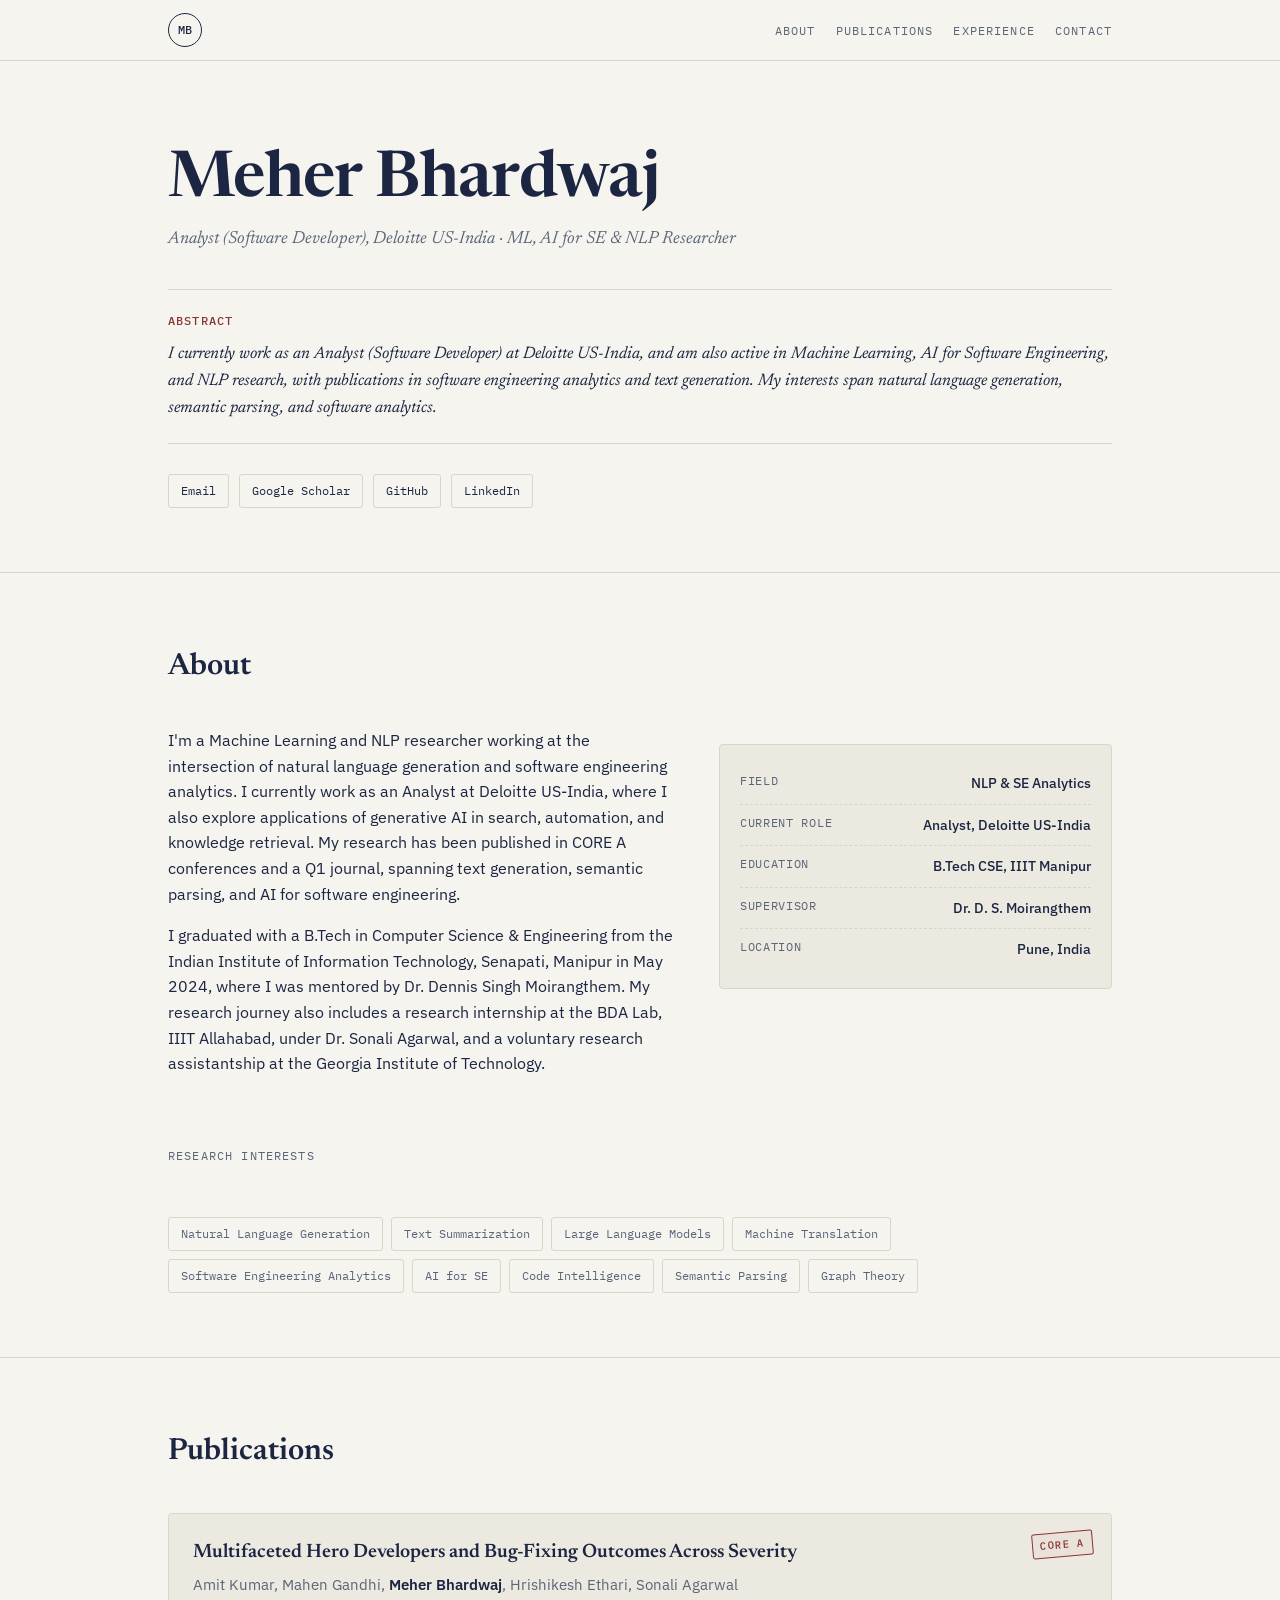
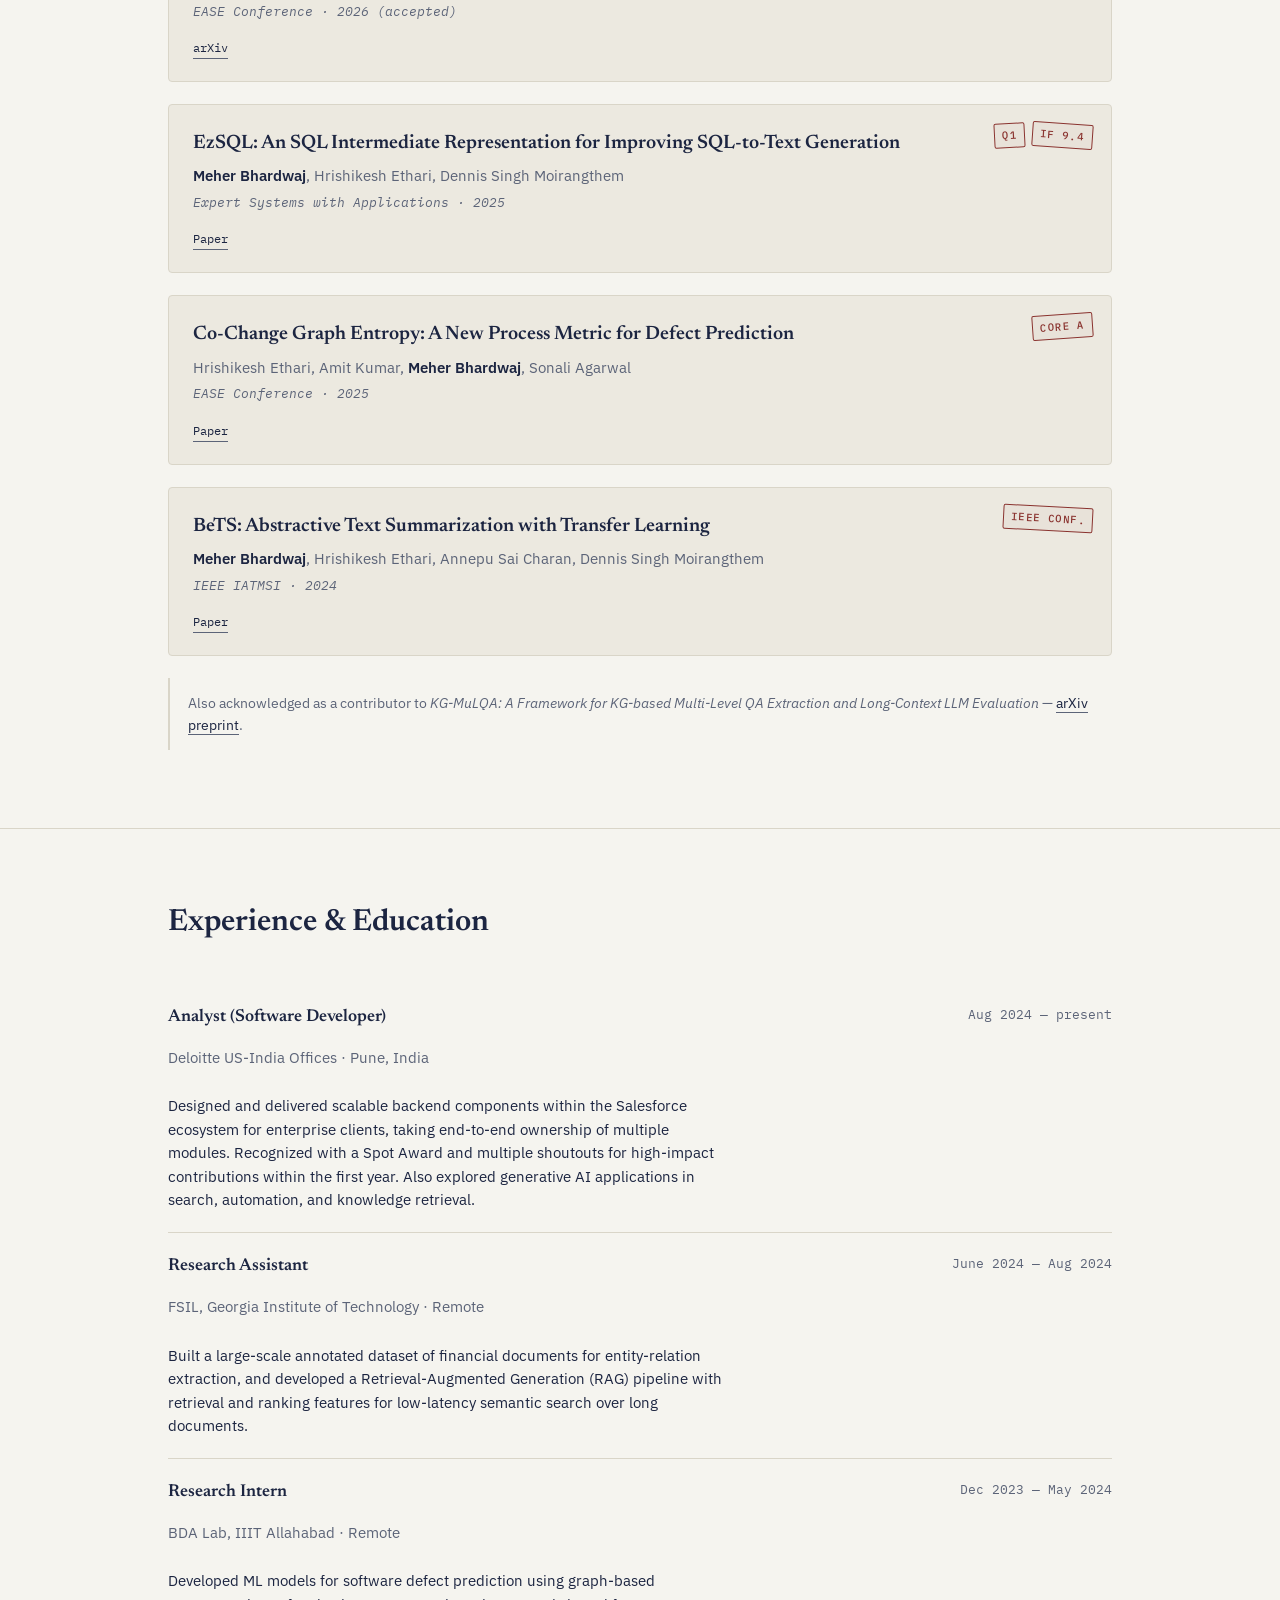
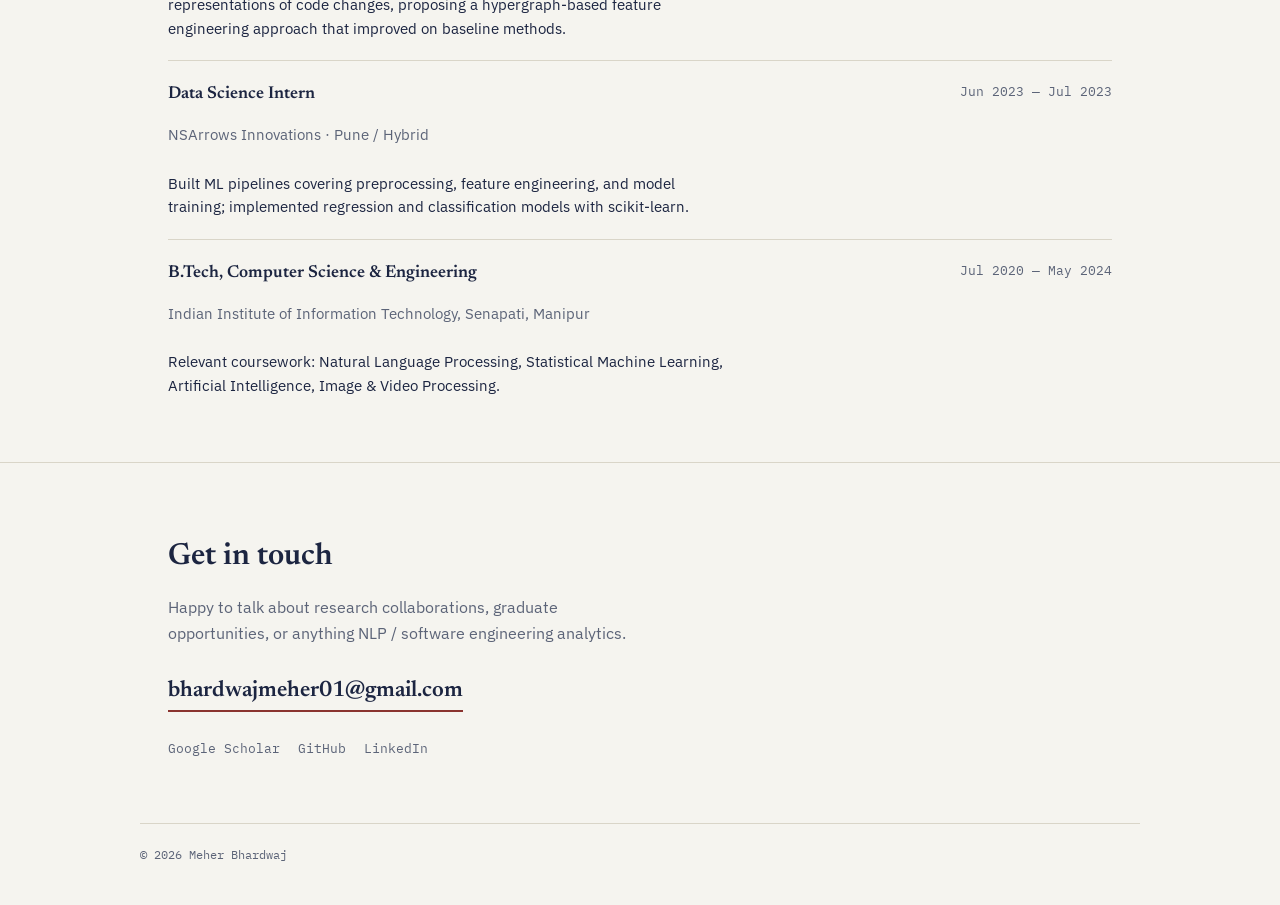
<file: index.html>
<!DOCTYPE html>
<html lang="en">
<head>
<meta charset="UTF-8">
<meta name="viewport" content="width=device-width, initial-scale=1.0">
<title>Meher Bhardwaj</title>
<meta name="description" content="Meher Bhardwaj — Machine Learning &amp; NLP researcher. Open to research collaborations and graduate opportunities.">
<link rel="preconnect" href="https://fonts.googleapis.com">
<link rel="preconnect" href="https://fonts.gstatic.com" crossorigin>
<link href="https://fonts.googleapis.com/css2?family=Newsreader:ital,wght@0,400;0,500;0,600;0,700;1,400;1,500&family=IBM+Plex+Sans:wght@400;500;600&family=IBM+Plex+Mono:wght@400;500&display=swap" rel="stylesheet">
<link rel="stylesheet" href="styles.css">
</head>
<body>

<nav class="nav">
  <div class="nav__inner">
    <div class="nav__mark">MB</div>
    <button class="nav__toggle" aria-label="Toggle menu" aria-expanded="false">
      <span></span><span></span><span></span>
    </button>
    <ul class="nav__links">
      <li><a href="#about">About</a></li>
      <li><a href="#publications">Publications</a></li>
      <li><a href="#experience">Experience</a></li>
      <li><a href="#contact">Contact</a></li>
    </ul>
  </div>
</nav>

<main>

  <!-- ===== Hero / title page ===== -->
  <header class="hero container">
    <h1 class="hero__name">Meher Bhardwaj</h1>
    <p class="hero__role">Analyst (Software Developer), Deloitte US‑India · ML, AI for SE &amp; NLP Researcher</p>

    <div class="abstract">
      <span class="abstract__label">Abstract</span>
      <p>I currently work as an Analyst (Software Developer) at Deloitte US‑India, and am also active in Machine Learning, AI for Software Engineering, and NLP research, with publications in software engineering analytics and text generation. My interests span natural language generation, semantic parsing, and software analytics.</p>
    </div>

    <div class="hero__links">
      <a class="tag-link" href="mailto:bhardwajmeher01@gmail.com">Email</a>
      <a class="tag-link" href="https://scholar.google.com/citations?user=i_ujZQ4AAAAJ&hl=en" target="_blank" rel="noopener">Google Scholar</a>
      <a class="tag-link" href="https://github.com/MeherBhardwaj" target="_blank" rel="noopener">GitHub</a>
      <a class="tag-link" href="https://www.linkedin.com/in/meher-bhardwaj-a12a78200" target="_blank" rel="noopener">LinkedIn</a>
    </div>
  </header>

  <!-- ===== About ===== -->
  <section id="about" class="section">
    <div class="container">
      <div class="section__head reveal">
        <h2 class="section__title">About</h2>
      </div>

      <div class="about-grid reveal">
        <div>
          <p>I'm a Machine Learning and NLP researcher working at the intersection of natural language generation and software engineering analytics. I currently work as an Analyst at Deloitte US‑India, where I also explore applications of generative AI in search, automation, and knowledge retrieval. My research has been published in CORE A conferences and a Q1 journal, spanning text generation, semantic parsing, and AI for software engineering.</p>
          <p>I graduated with a B.Tech in Computer Science &amp; Engineering from the Indian Institute of Information Technology, Senapati, Manipur in May 2024, where I was mentored by <a href="https://mindailab.github.io/#people" target="_blank" rel="noopener">Dr. Dennis Singh Moirangthem</a>. My research journey also includes a research internship at the BDA Lab, IIIT Allahabad, under <a href="https://scholar.google.co.in/citations?hl=en&user=hPvt6d8AAAAJ" target="_blank" rel="noopener">Dr. Sonali Agarwal</a>, and a voluntary research assistantship at the Georgia Institute of Technology.</p>
        </div>

        <dl class="fact-sheet">
          <div class="fact-row"><dt>Field</dt><dd>NLP &amp; SE Analytics</dd></div>
          <div class="fact-row"><dt>Current role</dt><dd>Analyst, Deloitte US‑India</dd></div>
          <div class="fact-row"><dt>Education</dt><dd>B.Tech CSE, IIIT Manipur</dd></div>
          <div class="fact-row"><dt>Supervisor</dt><dd>Dr. D. S. Moirangthem</dd></div>
          <div class="fact-row"><dt>Location</dt><dd>Pune, India</dd></div>
        </dl>

        <span class="interests-label">Research interests</span>
        <div class="chip-row">
          <span class="tag-link">Natural Language Generation</span>
          <span class="tag-link">Text Summarization</span>
          <span class="tag-link">Large Language Models</span>
          <span class="tag-link">Machine Translation</span>
          <span class="tag-link">Software Engineering Analytics</span>
          <span class="tag-link">AI for SE</span>
          <span class="tag-link">Code Intelligence</span>
          <span class="tag-link">Semantic Parsing</span>
          <span class="tag-link">Graph Theory</span>
        </div>
      </div>
    </div>
  </section>

  <!-- ===== Publications ===== -->
  <section id="publications" class="section">
    <div class="container">
      <div class="section__head reveal">
        <h2 class="section__title">Publications</h2>
      </div>

      <div class="reveal">

        <article class="pub-card"
          data-title="Multifaceted Hero Developers and Bug-Fixing Outcomes Across Severity"
          data-authors="Amit Kumar, Mahen Gandhi, Meher Bhardwaj, Hrishikesh Ethari, Sonali Agarwal"
          data-venue="EASE Conference, 2026 (accepted)">
          <div class="pub-stamps">
            <span class="stamp" style="--r:-5deg">CORE A</span>
          </div>
          <h3 class="pub-title">Multifaceted Hero Developers and Bug-Fixing Outcomes Across Severity</h3>
          <p class="pub-authors">Amit Kumar, Mahen Gandhi, <strong>Meher Bhardwaj</strong>, Hrishikesh Ethari, Sonali Agarwal</p>
          <p class="pub-venue">EASE Conference · 2026 (accepted)</p>
          <div class="pub-links">
            <a href="https://arxiv.org/pdf/2604.27754" target="_blank" rel="noopener">arXiv</a>
          </div>
        </article>

        <article class="pub-card"
          data-title="EzSQL: An SQL intermediate representation for improving SQL-to-text Generation"
          data-authors="Meher Bhardwaj, Hrishikesh Ethari, Dennis Singh Moirangthem"
          data-venue="Expert Systems with Applications, 2025">
          <div class="pub-stamps">
            <span class="stamp" style="--r:-3deg">Q1</span>
            <span class="stamp" style="--r:4deg">IF 9.4</span>
          </div>
          <h3 class="pub-title">EzSQL: An SQL Intermediate Representation for Improving SQL-to-Text Generation</h3>
          <p class="pub-authors"><strong>Meher Bhardwaj</strong>, Hrishikesh Ethari, Dennis Singh Moirangthem</p>
          <p class="pub-venue">Expert Systems with Applications · 2025</p>
          <div class="pub-links">
            <a href="https://www.sciencedirect.com/science/article/abs/pii/S0957417425019128" target="_blank" rel="noopener">Paper</a>
          </div>
        </article>

        <article class="pub-card"
          data-title="Co-Change Graph Entropy: A New Process Metric for Defect Prediction"
          data-authors="Hrishikesh Ethari, Amit Kumar, Meher Bhardwaj, Sonali Agarwal"
          data-venue="EASE Conference, 2025">
          <div class="pub-stamps">
            <span class="stamp" style="--r:-4deg">CORE A</span>
          </div>
          <h3 class="pub-title">Co-Change Graph Entropy: A New Process Metric for Defect Prediction</h3>
          <p class="pub-authors">Hrishikesh Ethari, Amit Kumar, <strong>Meher Bhardwaj</strong>, Sonali Agarwal</p>
          <p class="pub-venue">EASE Conference · 2025</p>
          <div class="pub-links">
            <a href="https://dl.acm.org/doi/10.1145/3756681.3757037" target="_blank" rel="noopener">Paper</a>
          </div>
        </article>

        <article class="pub-card"
          data-title="BeTS: Abstractive Text Summarization with Transfer Learning"
          data-authors="Meher Bhardwaj, Hrishikesh Ethari, Annepu Sai Charan, Dennis Singh Moirangthem"
          data-venue="IEEE IATMSI, 2024">
          <div class="pub-stamps">
            <span class="stamp" style="--r:3deg">IEEE Conf.</span>
          </div>
          <h3 class="pub-title">BeTS: Abstractive Text Summarization with Transfer Learning</h3>
          <p class="pub-authors"><strong>Meher Bhardwaj</strong>, Hrishikesh Ethari, Annepu Sai Charan, Dennis Singh Moirangthem</p>
          <p class="pub-venue">IEEE IATMSI · 2024</p>
          <div class="pub-links">
            <a href="https://ieeexplore.ieee.org/document/10502898" target="_blank" rel="noopener">Paper</a>
          </div>
        </article>

      </div>

      <p class="pub-footnote reveal">Also acknowledged as a contributor to <em>KG-MuLQA: A Framework for KG-based Multi-Level QA Extraction and Long-Context LLM Evaluation</em> — <a href="https://arxiv.org/abs/2505.12495" target="_blank" rel="noopener">arXiv preprint</a>.</p>
    </div>
  </section>

  <!-- ===== Experience ===== -->
  <section id="experience" class="section">
    <div class="container">
      <div class="section__head reveal">
        <h2 class="section__title">Experience &amp; Education</h2>
      </div>

      <div class="reveal">
        <div class="exp-item">
          <div class="exp-item__top">
            <div>
              <p class="exp-item__role">Analyst (Software Developer)</p>
              <p class="exp-item__org">Deloitte US‑India Offices · Pune, India</p>
            </div>
            <span class="exp-item__years">Aug 2024 — present</span>
          </div>
          <p class="exp-item__desc">Designed and delivered scalable backend components within the Salesforce ecosystem for enterprise clients, taking end-to-end ownership of multiple modules. Recognized with a Spot Award and multiple shoutouts for high-impact contributions within the first year. Also explored generative AI applications in search, automation, and knowledge retrieval.</p>
        </div>

        <div class="exp-item">
          <div class="exp-item__top">
            <div>
              <p class="exp-item__role">Research Assistant</p>
              <p class="exp-item__org">FSIL, Georgia Institute of Technology · Remote</p>
            </div>
            <span class="exp-item__years">June 2024 — Aug 2024</span>
          </div>
          <p class="exp-item__desc">Built a large-scale annotated dataset of financial documents for entity-relation extraction, and developed a Retrieval-Augmented Generation (RAG) pipeline with retrieval and ranking features for low-latency semantic search over long documents.</p>
        </div>

        <div class="exp-item">
          <div class="exp-item__top">
            <div>
              <p class="exp-item__role">Research Intern</p>
              <p class="exp-item__org">BDA Lab, IIIT Allahabad · Remote</p>
            </div>
            <span class="exp-item__years">Dec 2023 — May 2024</span>
          </div>
          <p class="exp-item__desc">Developed ML models for software defect prediction using graph-based representations of code changes, proposing a hypergraph-based feature engineering approach that improved on baseline methods.</p>
        </div>

        <div class="exp-item">
          <div class="exp-item__top">
            <div>
              <p class="exp-item__role">Data Science Intern</p>
              <p class="exp-item__org">NSArrows Innovations · Pune / Hybrid</p>
            </div>
            <span class="exp-item__years">Jun 2023 — Jul 2023</span>
          </div>
          <p class="exp-item__desc">Built ML pipelines covering preprocessing, feature engineering, and model training; implemented regression and classification models with scikit-learn.</p>
        </div>

        <div class="exp-item">
          <div class="exp-item__top">
            <div>
              <p class="exp-item__role">B.Tech, Computer Science &amp; Engineering</p>
              <p class="exp-item__org">Indian Institute of Information Technology, Senapati, Manipur</p>
            </div>
            <span class="exp-item__years">Jul 2020 — May 2024</span>
          </div>
          <p class="exp-item__desc">Relevant coursework: Natural Language Processing, Statistical Machine Learning, Artificial Intelligence, Image &amp; Video Processing.</p>
        </div>
      </div>
    </div>
  </section>

  <!-- ===== Contact ===== -->
  <section id="contact" class="section contact">
    <div class="container reveal">
      <div class="section__head" style="border:none; margin-bottom:0;">
        <h2 class="section__title">Get in touch</h2>
      </div>
      <p>Happy to talk about research collaborations, graduate opportunities, or anything NLP / software engineering analytics.</p>
      <a class="contact__email" href="mailto:bhardwajmeher01@gmail.com">bhardwajmeher01@gmail.com</a>
      <div class="contact__row">
        <a href="https://scholar.google.com/citations?user=i_ujZQ4AAAAJ&hl=en" target="_blank" rel="noopener">Google Scholar</a>
        <a href="https://github.com/MeherBhardwaj" target="_blank" rel="noopener">GitHub</a>
        <a href="https://www.linkedin.com/in/meher-bhardwaj-a12a78200" target="_blank" rel="noopener">LinkedIn</a>
      </div>
    </div>
  </section>

  <div class="colophon container">
    <span>© 2026 Meher Bhardwaj</span>
  </div>

</main>

<script src="main.js"></script>
</body>
</html>
</file>
<file: styles.css>
:root {
  --paper:      #F5F4EF;
  --paper-deep: #ECE9E0;
  --ink:        #1C2541;
  --ink-soft:   #5C6478;
  --stamp:      #8A332F;
  --brass:      #8A6A2E;
  --line:       #D9D5C8;

  --font-display: 'Newsreader', Georgia, serif;
  --font-body:    'IBM Plex Sans', -apple-system, sans-serif;
  --font-mono:    'IBM Plex Mono', 'Courier New', monospace;

  --maxw: 1000px;
}

* { box-sizing: border-box; }
html { scroll-behavior: smooth; }

body {
  margin: 0;
  background: var(--paper);
  color: var(--ink);
  font-family: var(--font-body);
  font-size: 16px;
  line-height: 1.6;
  -webkit-font-smoothing: antialiased;
}

section { scroll-margin-top: 84px; }

a { color: var(--ink); text-decoration: none; }
:focus-visible { outline: 2px solid var(--brass); outline-offset: 3px; border-radius: 2px; }

::selection { background: var(--stamp); color: var(--paper); }

.container { max-width: var(--maxw); margin: 0 auto; padding: 0 clamp(16px, 5vw, 28px); }

.eyebrow {
  font-family: var(--font-mono);
  font-size: 0.72rem;
  letter-spacing: 0.14em;
  text-transform: uppercase;
  color: var(--ink-soft);
}

.nav {
  position: fixed; top: 0; left: 0; right: 0; z-index: 50;
  background: rgba(245, 244, 239, 0.95);
  backdrop-filter: blur(6px);
  border-bottom: 1px solid var(--line);
}
.nav__inner {
  max-width: var(--maxw); margin: 0 auto; padding: 0 28px;
  display: flex; align-items: center; justify-content: space-between;
  height: 60px;
}
.nav__mark {
  width: 34px; height: 34px; border-radius: 50%;
  border: 1.5px solid var(--ink);
  display: flex; align-items: center; justify-content: center;
  font-family: var(--font-mono); font-size: 0.72rem; font-weight: 500;
  letter-spacing: 0.03em; flex-shrink: 0;
}

/* Hamburger button — hidden on desktop */
.nav__toggle {
  display: none;
  flex-direction: column; justify-content: center; align-items: center;
  gap: 5px; width: 36px; height: 36px;
  background: none; border: none; cursor: pointer; padding: 4px;
}
.nav__toggle span {
  display: block; width: 22px; height: 2px;
  background: var(--ink); border-radius: 2px;
  transition: transform .25s, opacity .25s;
}
.nav__toggle.is-open span:nth-child(1) { transform: translateY(7px) rotate(45deg); }
.nav__toggle.is-open span:nth-child(2) { opacity: 0; }
.nav__toggle.is-open span:nth-child(3) { transform: translateY(-7px) rotate(-45deg); }

.nav__links { display: flex; gap: 20px; list-style: none; margin: 0; padding: 0; }
.nav__links a {
  font-family: var(--font-mono); font-size: 0.72rem; letter-spacing: 0.1em;
  text-transform: uppercase; color: var(--ink-soft);
  padding-bottom: 4px; border-bottom: 1.5px solid transparent;
  transition: color .2s, border-color .2s;
}
.nav__links a:hover, .nav__links a.is-active {
  color: var(--ink); border-color: var(--stamp);
}

/* ====== Hero / title page ====== */
.hero { padding-top: 148px; padding-bottom: 64px; }
.hero__eyebrow { margin-bottom: 18px; }
.hero__name {
  font-family: var(--font-display);
  font-weight: 600;
  font-size: clamp(1.6rem, 5vw, 4rem);
  line-height: 1.05;
  margin: 0 0 10px;
  letter-spacing: -0.01em;
}
.hero__role {
  font-family: var(--font-display);
  font-style: italic;
  font-weight: 400;
  font-size: 1.1rem;
  color: var(--ink-soft);
  margin: 0 0 36px;
}
.abstract {
  border-top: 1px solid var(--line);
  border-bottom: 1px solid var(--line);
  padding: 22px 0;
  margin-bottom: 30px;
}
.abstract__label {
  font-family: var(--font-mono); font-size: 0.72rem; letter-spacing: 0.1em;
  text-transform: uppercase; font-weight: 500; color: var(--stamp);
  margin-bottom: 10px; display: block;
}
.abstract p {
  font-family: var(--font-display);
  font-style: italic;
  font-size: 1.05rem;
  color: var(--ink);
  margin: 0;
}
.hero__links { display: flex; gap: 10px; flex-wrap: wrap; }
.tag-link {
  font-family: var(--font-mono); font-size: 0.78rem;
  border: 1px solid var(--line); border-radius: 3px;
  padding: 6px 12px; color: var(--ink);
  transition: border-color .2s, background .2s;
  display: inline-block;
}
a.tag-link:hover { border-color: var(--brass); background: var(--paper-deep); }
span.tag-link { color: var(--ink-soft); }

/* ====== Generic section heading ====== */
.section { padding: 64px 0; border-top: 1px solid var(--line); }
.section__head { margin-bottom: 36px; }
.section__num { font-family: var(--font-mono); font-size: 0.72rem; color: var(--ink-soft); letter-spacing: 0.1em; }
.section__title {
  font-family: var(--font-display); font-weight: 600;
  font-size: 1.9rem; margin: 6px 0 0;
}
.section__sub { font-family: var(--font-mono); font-size: 0.82rem; color: var(--ink-soft); margin-top: 8px; }

/* ====== About ====== */
.about-grid { display: grid; grid-template-columns: 1.3fr 1fr; gap: 40px; align-items: start; }
.about-grid p { margin: 0 0 16px; color: var(--ink); }
.about-grid p:last-child { margin-bottom: 0; }

.fact-sheet {
  border: 1px solid var(--line); border-radius: 4px;
  padding: 18px 20px; background: var(--paper-deep);
}
.fact-row {
  display: flex; justify-content: space-between; gap: 14px;
  padding: 9px 0; border-bottom: 1px dashed var(--line);
  font-size: 0.88rem;
}
.fact-row:last-child { border-bottom: none; }
.fact-row dt {
  font-family: var(--font-mono); font-size: 0.72rem; letter-spacing: 0.06em;
  text-transform: uppercase; color: var(--ink-soft); margin: 0;
}
.fact-row dd { margin: 0; text-align: right; font-weight: 500; }

.interests-label {
  font-family: var(--font-mono); font-size: 0.72rem; letter-spacing: 0.1em;
  text-transform: uppercase; color: var(--ink-soft); margin: 30px 0 12px;
  grid-column: 1 / -1;
}
.chip-row { display: flex; flex-wrap: wrap; gap: 8px; grid-column: 1 / -1; }

/* ====== Experience ====== */
.exp-item { padding: 20px 0; border-bottom: 1px solid var(--line); }
.exp-item:last-child { border-bottom: none; padding-bottom: 0; }
.exp-item__top { display: flex; justify-content: space-between; gap: 20px; flex-wrap: wrap; }
.exp-item__role { font-family: var(--font-display); font-weight: 600; font-size: 1.08rem; margin: 0 0 3px; }
.exp-item__org { color: var(--ink-soft); font-size: 0.92rem; }
.exp-item__years { font-family: var(--font-mono); font-size: 0.82rem; color: var(--ink-soft); white-space: nowrap; }
.exp-item__desc { margin: 10px 0 0; font-size: 0.92rem; color: var(--ink); max-width: 560px; }

/* ====== Publications ====== */
.pub-card {
  position: relative;
  background: var(--paper-deep);
  border: 1px solid var(--line);
  border-radius: 4px;
  padding: 26px 24px 22px;
  margin-bottom: 22px;
  overflow: hidden;
}
.pub-card:last-child { margin-bottom: 0; }
.pub-number {
  font-family: var(--font-mono); font-size: 0.72rem; color: var(--ink-soft);
  letter-spacing: 0.06em; margin-bottom: 10px; display: block;
}
.pub-stamps {
  position: absolute; top: 18px; right: 18px;
  display: flex; gap: 8px; flex-wrap: wrap; justify-content: flex-end;
  max-width: 46%;
}
.stamp {
  font-family: var(--font-mono); font-size: 0.66rem; font-weight: 500;
  letter-spacing: 0.04em; text-transform: uppercase;
  color: var(--stamp); border: 1.4px solid var(--stamp);
  border-radius: 2px; padding: 3px 7px;
  transform: rotate(var(--r, -4deg));
  background: rgba(138, 51, 47, 0.04);
}
.pub-title {
  font-family: var(--font-display); font-weight: 600;
  font-size: 1.22rem; line-height: 1.3; margin: 0 0 8px;
  padding-right: 120px;
}
.pub-authors { font-size: 0.92rem; color: var(--ink-soft); margin: 0 0 4px; }
.pub-authors strong { color: var(--ink); font-weight: 600; }
.pub-note { font-size: 0.78rem; font-style: italic; color: var(--ink-soft); margin: 0 0 10px; }
.pub-venue {
  font-family: var(--font-mono); font-style: italic; font-size: 0.84rem;
  color: var(--ink-soft); margin: 0 0 16px;
}
.pub-links { display: flex; gap: 16px; flex-wrap: wrap; }
.pub-links button, .pub-links a {
  font-family: var(--font-mono); font-size: 0.78rem; color: var(--ink);
  border: none; background: none; cursor: pointer; padding: 0;
  border-bottom: 1px solid var(--ink-soft);
}
.pub-links button:hover, .pub-links a:hover { border-color: var(--stamp); color: var(--stamp); }
.cite-toast {
  font-family: var(--font-mono); font-size: 0.72rem; color: var(--stamp);
  opacity: 0; transition: opacity .25s; margin-left: 4px;
}
.cite-toast.show { opacity: 1; }

.pub-footnote {
  margin-top: 22px; padding: 14px 18px;
  border-left: 2px solid var(--line);
  font-size: 0.86rem; color: var(--ink-soft);
}
.pub-footnote a { color: var(--ink); border-bottom: 1px solid var(--ink-soft); }
.pub-footnote a:hover { color: var(--stamp); border-color: var(--stamp); }

/* ====== Projects ====== */
.project-card {
  background: var(--paper-deep); border: 1px solid var(--line); border-radius: 4px;
  padding: 20px 22px; margin-bottom: 16px;
}
.project-card:last-child { margin-bottom: 0; }
.project-card h3 { font-family: var(--font-display); font-weight: 600; font-size: 1.05rem; margin: 0 0 6px; }
.project-card p { font-size: 0.88rem; color: var(--ink-soft); margin: 0 0 12px; }
.project-card a {
  font-family: var(--font-mono); font-size: 0.78rem; color: var(--ink);
  border-bottom: 1px solid var(--ink-soft);
}
.project-card a:hover { border-color: var(--stamp); color: var(--stamp); }

/* ====== Contact / footer ====== */
.contact .section__title { margin-bottom: 14px; }
.contact p { max-width: 480px; color: var(--ink-soft); margin: 0 0 28px; }
.contact__email {
  font-family: var(--font-display); font-size: 1.4rem; font-weight: 600;
  display: inline-block; margin-bottom: 26px; border-bottom: 2px solid var(--stamp);
}
.contact__row { display: flex; gap: 18px; flex-wrap: wrap; }
.contact__row a { font-family: var(--font-mono); font-size: 0.82rem; color: var(--ink-soft); }
.contact__row a:hover { color: var(--ink); }

.colophon {
  border-top: 1px solid var(--line); padding: 22px 0 40px;
  font-family: var(--font-mono); font-size: 0.72rem; color: var(--ink-soft);
  display: flex; justify-content: space-between; flex-wrap: wrap; gap: 8px;
}

/* ====== Reveal-on-scroll ====== */
.reveal { opacity: 0; transform: translateY(14px); transition: opacity .6s ease, transform .6s ease; }
.reveal.is-visible { opacity: 1; transform: translateY(0); }

@media (prefers-reduced-motion: reduce) {
  *, *::before, *::after {
    animation-duration: 0.01ms !important;
    transition-duration: 0.01ms !important;
    scroll-behavior: auto !important;
  }
  .reveal { opacity: 1; transform: none; }
}

/* ====== Responsive — Tablet (≤ 860px) ====== */
@media (max-width: 860px) {
  :root { --maxw: 100%; }
  .container { padding: 0 32px; }
  .nav__inner { padding: 0 32px; }
  .about-grid { grid-template-columns: 1fr 1fr; gap: 28px; }
  .exp-item__desc { max-width: 100%; }
}

/* ====== Responsive — Mobile (≤ 640px) ====== */
@media (max-width: 640px) {

  /* Base container + nav padding */
  .container { padding: 0 20px !important; }
  .nav__inner { padding: 0 20px; }

  /* Nav: hamburger */
  .nav__toggle { display: flex; }
  .nav__links {
    display: none;
    position: absolute; top: 60px; left: 0; right: 0;
    flex-direction: column; gap: 0;
    background: var(--paper);
    border-bottom: 1px solid var(--line);
    padding: 8px 0;
  }
  .nav__links.is-open { display: flex; }
  .nav__links li { width: 100%; }
  .nav__links a {
    display: block;
    padding: 14px 20px;
    font-size: 0.82rem;
    border-bottom: 1px solid var(--line);
  }
  .nav__links li:last-child a { border-bottom: none; }
  .nav__links a.is-active { color: var(--stamp); }

  /* Hero */
  .hero {
    padding-top: 84px !important;
    padding-bottom: 40px !important;
  }
  .hero__name {
    font-size: 1.6rem !important;
    line-height: 1.15;
    margin-bottom: 8px;
    word-break: break-word;
  }
  .hero__role {
    font-size: 0.85rem !important;
    line-height: 1.55;
    margin-bottom: 18px;
  }

  /* Abstract */
  .abstract { padding: 14px 0; margin-bottom: 18px; }
  .abstract__label { font-size: 0.65rem; margin-bottom: 6px; }
  .abstract p {
    font-size: 0.85rem !important;
    line-height: 1.65;
  }

  /* Hero link buttons — 2-col grid */
  .hero__links {
    display: grid;
    grid-template-columns: 1fr 1fr;
    gap: 8px;
    margin-bottom: 0;
  }
  a.tag-link {
    font-size: 0.7rem !important;
    padding: 10px 6px !important;
    text-align: center;
    border-radius: 4px;
    display: block;
  }
  span.tag-link { display: none; }

  /* Sections */
  .section { padding: 40px 0; }
  .section__title { font-size: 1.4rem; }
  .section__head { margin-bottom: 20px; }

  /* About */
  .about-grid { grid-template-columns: 1fr; gap: 24px; }
  .interests-label { margin-top: 20px; }

  /* Publications */
  .pub-title { padding-right: 0; font-size: 1rem; }
  .pub-stamps { position: static; max-width: 100%; margin-bottom: 12px; justify-content: flex-start; }
  .pub-card { padding: 18px 14px 16px; }

  /* Experience */
  .exp-item__top { flex-direction: column; gap: 2px; }
  .exp-item__desc { max-width: 100%; font-size: 0.88rem; }

  /* Contact */
  .contact__email { font-size: 1rem; word-break: break-all; }
  .contact p { max-width: 100%; }

  /* Colophon */
  .colophon { flex-direction: column; gap: 4px; }
}
</file>
